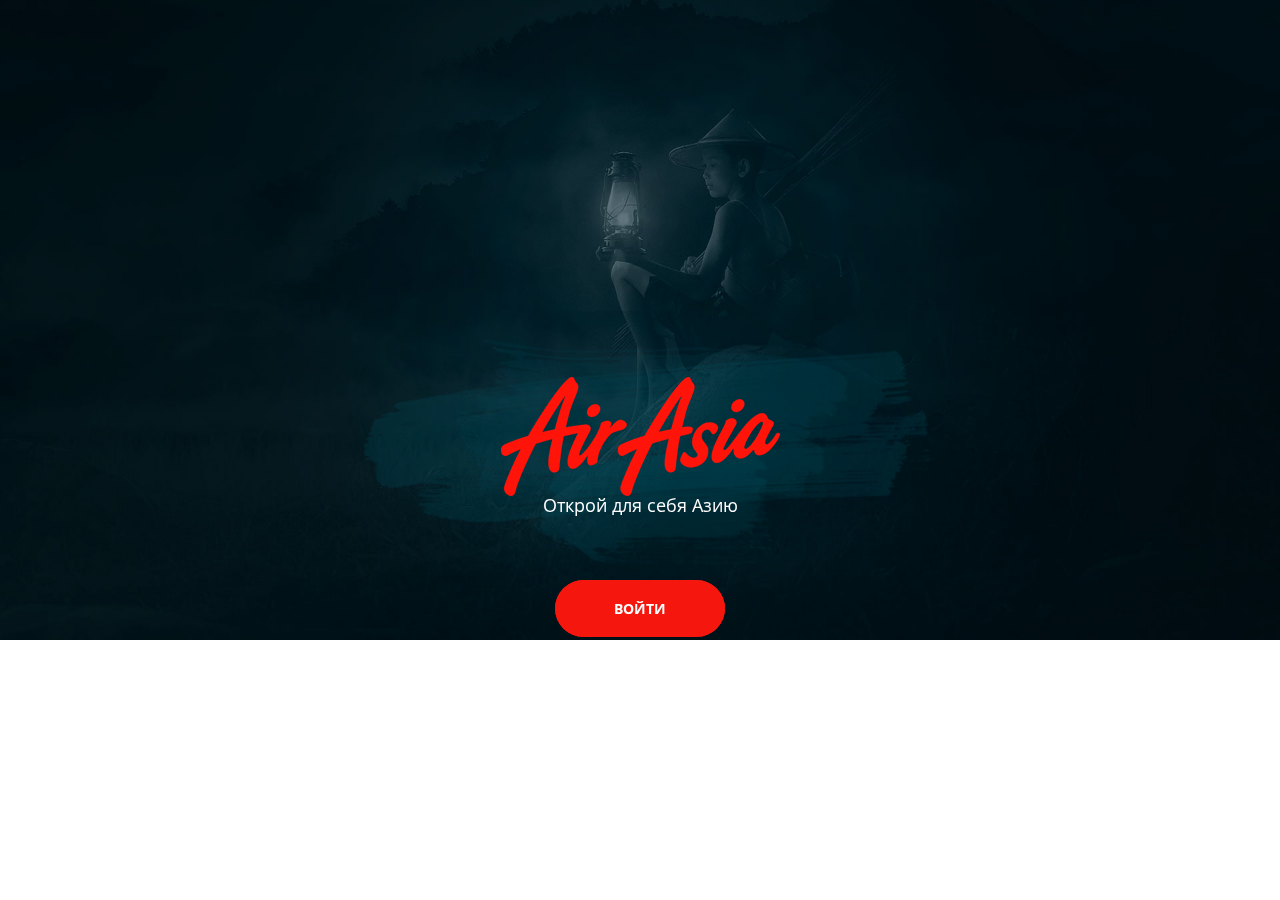
<file: index.html>
<!DOCTYPE html>
<html lang="en">

<head>
  <meta charset="UTF-8">
  <meta name="viewport" content="width=device-width, initial-scale=1.0">
  <link rel="preconnect" href="https://fonts.gstatic.com">
  <link href="https://fonts.googleapis.com/css2?family=Roboto&display=swap" rel="stylesheet">
  <link href="https://fonts.googleapis.com/css2?family=Open+Sans:wght@400;700&display=swap" rel="stylesheet">
  <link rel="stylesheet" href="./welcome__page-css/main.css">
  <title>Welcome</title>
</head>

<body>
  <div class="wrapper">
    <div class="head__login">
      <div class="head__login-content">
        <div class="head__login-content_logo">
          <img src="./img/login-logo.png" alt="AirAsia" class="head__login-content_logo-img">
        </div>
        <div class="head__login-content_title">Открой для себя Азию</div>
      </div>
      <div class="login">
        <a href="./main.html" class="login__btn">Войти</a>
      </div>
    </div>
  </div>
</body>

</html>
</file>
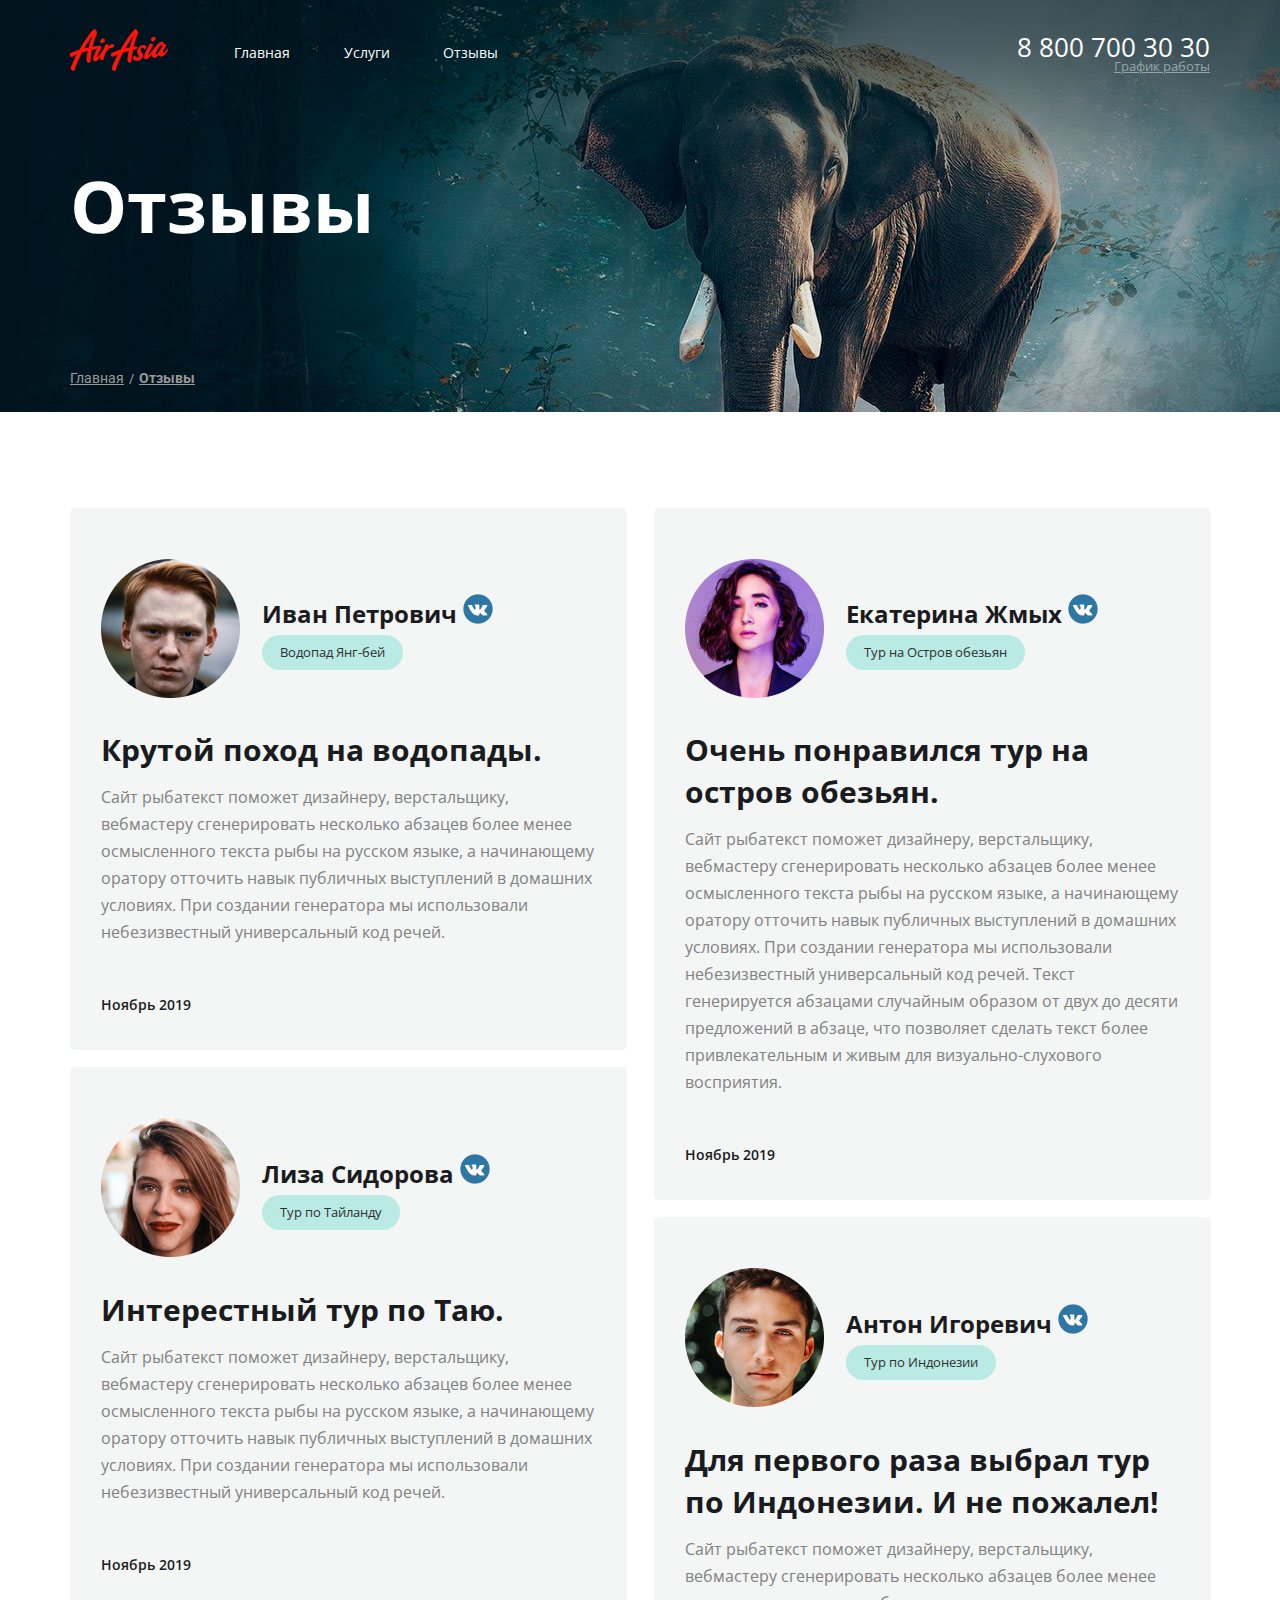
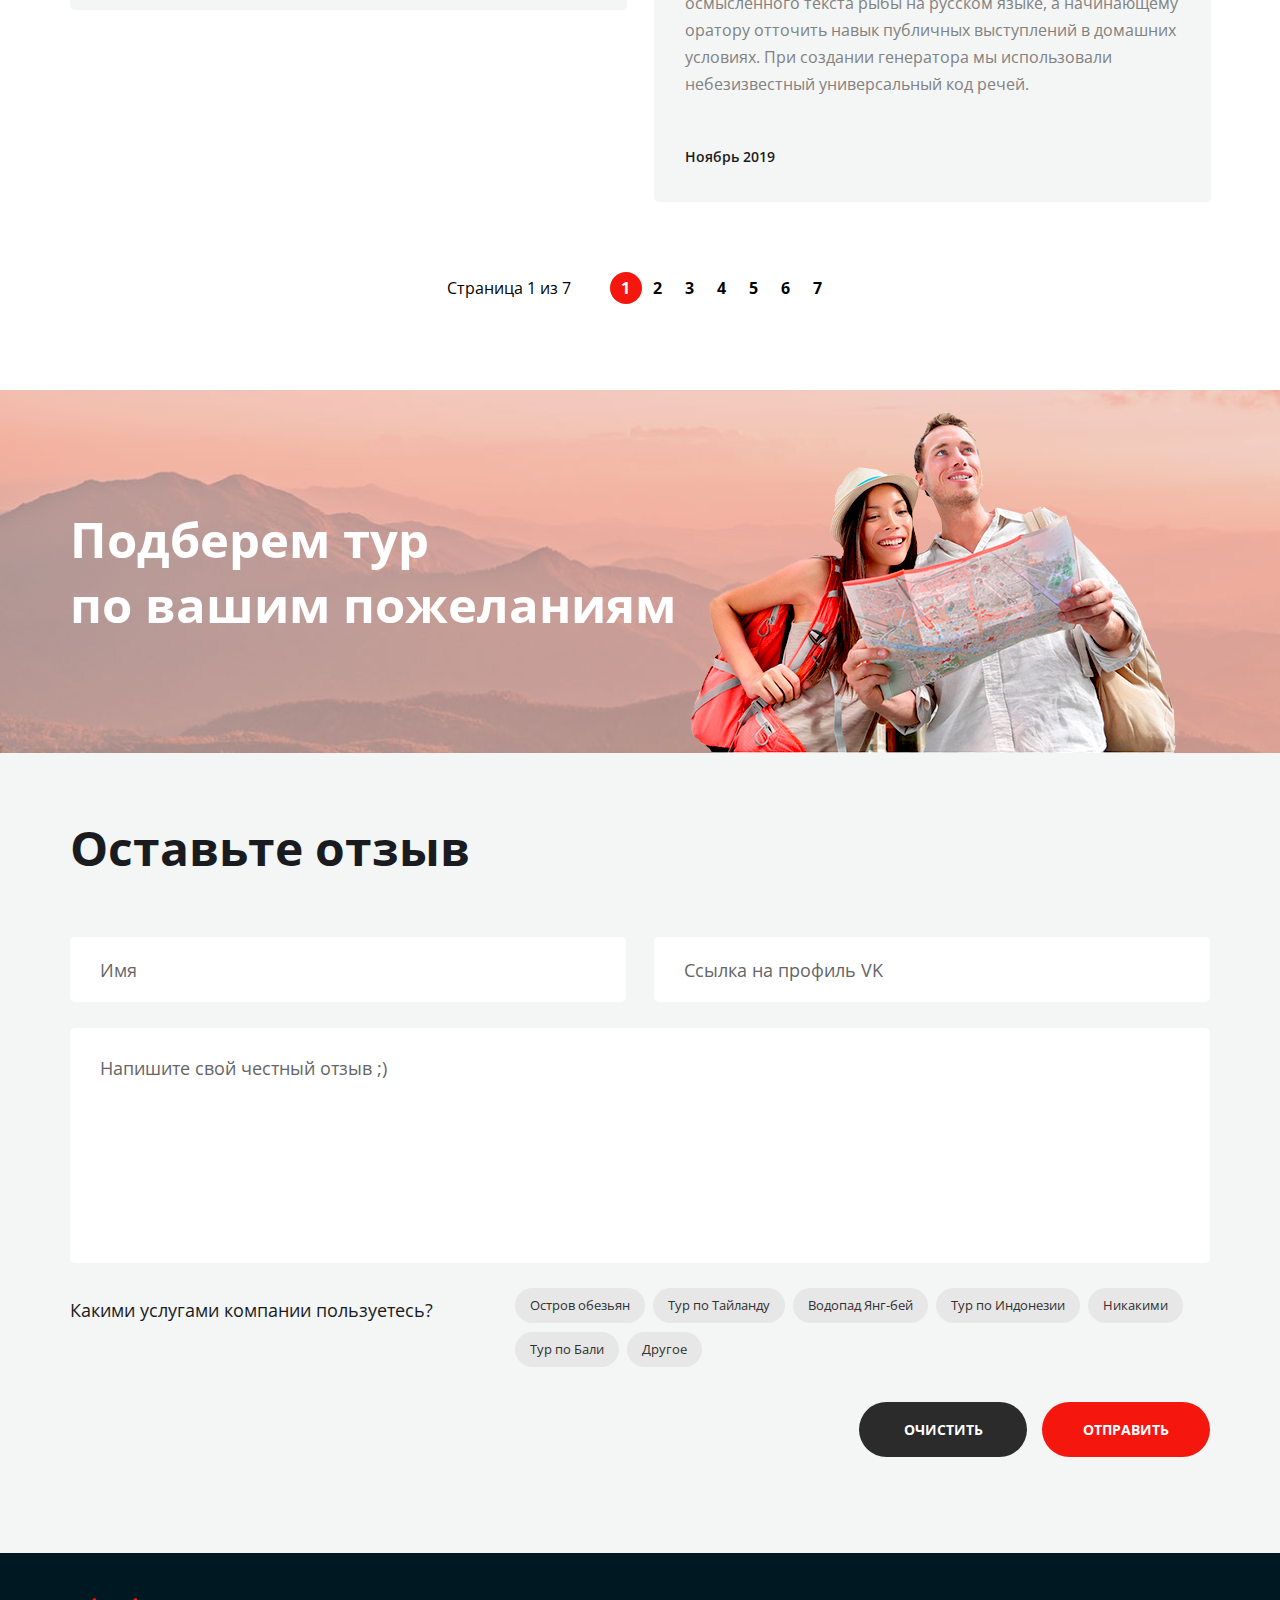
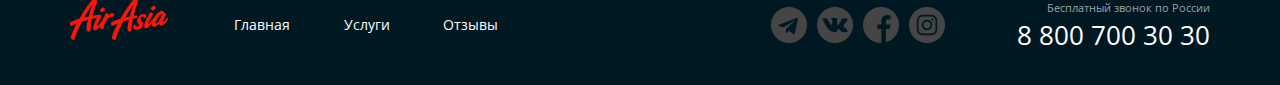
<file: reviews.html>
<!DOCTYPE html>
<html lang="ru">

<head>
  <meta charset="UTF-8">
  <meta name="viewport" content="width=device-width, initial-scale=1.0">
  <link rel="preconnect" href="https://fonts.gstatic.com">
  <link href="https://fonts.googleapis.com/css2?family=Roboto&display=swap" rel="stylesheet">
  <link href="https://fonts.googleapis.com/css2?family=Open+Sans:wght@400;700&display=swap" rel="stylesheet">
  <link rel="stylesheet" href="./reviews/main.css">
  <title>Reviews</title>
</head>

<body>
  <div class="wrapper main-page-wrapper">
    <header class="header">
      <div class="container">
        <div class="header__wrapper">
          <a href="#" class="header__icon">
            <img src="./img/logo_1.png" alt="logo icon AirAsia" class="header__logo"></a>
          <nav class="menu">
            <ul class="menu__list">
              <li class="menu__item"><a href="./main.html" class="menu__link">Главная</a></li>
              <li class="menu__item"><a href="./services.html" class="menu__link">Услуги</a></li>
              <li class="menu__item"><a href="./reviews.html" class="menu__link">Отзывы</a></li>
            </ul>
          </nav>
        </div>
        <address class="contacts">
          <a href="tel:+78000039210" class="contacts__phone">8 800 700 30 30</a>
          <div class="contacts__dropdown-title contacts__dropdown--hover">
            График работы
            <div class="header__drop-down">
              <div class="header__drop-down_text">
                <div class="header__drop-down_text-work">пн-вс: 09:00 - 20:00</div>
                <div class="header__drop-down_text-lunch">Обед: 14:00-14:30</div>
              </div>
            </div>
          </div>
        </address>
      </div class="container">
    </header>
    <section class="hero">
      <div class="container">
        <h2 class="hero__title">
          Отзывы
        </h2>
        <div class="hero__pages">
          <a href="./main.html" class="hero__pages-main">Главная</a>
          <div class="hero__pages-slash">/</div>
          <a href="#" class="hero__pages-services">Отзывы</a>
        </div>
      </div>
    </section>
    <section class="reviews">
      <div class="container">
        <div class="reviews__column">
          <div class="reviews__unit">
            <div class="reviews__unit-wrapper">
              <div class="reviews__unit-info">
                <div class="reviews__unit-info_photo">
                  <img src="./img/Ivan.png" alt="" class="reviews__unit-info_photo-img">
                </div>
                <div class="reviews__unit-info_title">
                  <a href="https://vk.com/panchara" target="_blank" class="reviews__unit-info_title-vk">Иван
                    Петрович</a>
                  <div class="reviews__unit-info_title-place">
                    Водопад Янг-бей
                  </div>
                </div>
              </div>
              <div class="reviews__unit-about">
                <h3 class="reviews__unit-about_title">
                  Крутой поход на водопады.
                </h3>
                <div class="reviews__unit-about_text">
                  Сайт рыбатекст поможет дизайнеру, верстальщику, вебмастеру сгенерировать несколько абзацев более менее
                  осмысленного текста рыбы на русском языке, а начинающему оратору отточить навык публичных выступлений
                  в
                  домашних условиях. При создании генератора мы использовали небезизвестный универсальный код речей.
                </div>
                <date class="reviews__unit-about_date">
                  Ноябрь 2019
                </date>
              </div>
            </div>
          </div>
          <div class="reviews__unit">
            <div class="reviews__unit-wrapper">
              <div class="reviews__unit-info">
                <div class="reviews__unit-info_photo">
                  <img src="./img/Lisa.png" alt="" class="reviews__unit-info_photo-img">
                </div>
                <div class="reviews__unit-info_title">
                  <a href="https://vk.com/id97418675" target="_blank" class="reviews__unit-info_title-vk">Лиза
                    Сидорова</a>
                  <div class="reviews__unit-info_title-place">
                    Тур по Тайланду
                  </div>
                </div>
              </div>
              <div class="reviews__unit-about">
                <h3 class="reviews__unit-about_title">
                  Интерестный тур по Таю.
                </h3>
                <div class="reviews__unit-about_text">
                  Сайт рыбатекст поможет дизайнеру, верстальщику, вебмастеру сгенерировать несколько абзацев более менее
                  осмысленного текста рыбы на русском языке, а начинающему оратору отточить навык публичных выступлений
                  в
                  домашних условиях. При создании генератора мы использовали небезизвестный универсальный код речей.
                </div>
                <date class="reviews__unit-about_date">
                  Ноябрь 2019
                </date>
              </div>
            </div>
          </div>
          <div class="reviews__unit">
            <div class="reviews__unit-wrapper">
              <div class="reviews__unit-info">
                <div class="reviews__unit-info_photo">
                  <img src="./img/Katya.png" alt="" class="reviews__unit-info_photo-img">
                </div>
                <div class="reviews__unit-info_title">
                  <a href="https://vk.com/my_jmihnylo" target="_blank" class="reviews__unit-info_title-vk">Екатерина
                    Жмых</a>
                  <div class="reviews__unit-info_title-place">
                    Тур на Остров обезьян
                  </div>
                </div>
              </div>
              <div class="reviews__unit-about">
                <h3 class="reviews__unit-about_title">
                  Очень понравился тур на <br> остров обезьян.
                </h3>
                <div class="reviews__unit-about_text">
                  Сайт рыбатекст поможет дизайнеру, верстальщику, вебмастеру сгенерировать несколько абзацев более менее
                  осмысленного текста рыбы на русском языке, а начинающему оратору отточить навык публичных выступлений
                  в
                  домашних условиях. При создании генератора мы использовали небезизвестный универсальный код речей.
                  Текст
                  генерируется абзацами случайным образом от двух до десяти предложений в абзаце, что позволяет сделать
                  текст
                  более привлекательным и живым для визуально-слухового восприятия.
                </div>
                <date class="reviews__unit-about_date">
                  Ноябрь 2019
                </date>
              </div>
            </div>
          </div>
          <div class="reviews__unit">
            <div class="reviews__unit-wrapper">
              <div class="reviews__unit-info">
                <div class="reviews__unit-info_photo">
                  <img src="./img/Anton.png" alt="" class="reviews__unit-info_photo-img">
                </div>
                <div class="reviews__unit-info_title">
                  <a href="https://vk.com/tony4763" target="_blank" class="reviews__unit-info_title-vk">Антон
                    Игоревич</a>
                  <div class="reviews__unit-info_title-place">
                    Тур по Индонезии
                  </div>
                </div>
              </div>
              <div class="reviews__unit-about">
                <h3 class="reviews__unit-about_title">
                  Для первого раза выбрал тур по Индонезии. И не пожалел!
                </h3>
                <div class="reviews__unit-about_text">
                  Сайт рыбатекст поможет дизайнеру, верстальщику, вебмастеру сгенерировать несколько абзацев более менее
                  осмысленного текста рыбы на русском языке, а начинающему оратору отточить навык публичных выступлений
                  в
                  домашних условиях. При создании генератора мы использовали небезизвестный универсальный код речей.
                </div>
                <date class="reviews__unit-about_date">
                  Ноябрь 2019
                </date>
              </div>
            </div>
          </div>
        </div>
      </div>
      <div class="news__list">
        <div class="news__list-wrapper">
          <div class="page-number">Страница 1 из 7</div>
          <ul class="news__list-number">
            <li class="news__list-items"><a href="#" class="news__list-items__link active">1</a></li>
            <li class="news__list-items"><a href="#" class="news__list-items__link">2</a></li>
            <li class="news__list-items"><a href="#" class="news__list-items__link">3</a></li>
            <li class="news__list-items"><a href="#" class="news__list-items__link">4</a></li>
            <li class="news__list-items"><a href="#" class="news__list-items__link">5</a></li>
            <li class="news__list-items"><a href="#" class="news__list-items__link">6</a></li>
            <li class="news__list-items"><a href="#" class="news__list-items__link">7</a></li>
          </ul>
        </div>
      </div>
    </section>
    <section class="meta">
      <div class="container">
        <h2 class="meta__title">
          Подберем тур <br> по вашим пожеланиям
        </h2>
      </div>
    </section>
    <section class="feedback">
      <div class="container">
        <h3 class="feedback__tltle">
          Оставьте отзыв
        </h3>
        <div class="feedback__form">
          <form action="" class="feedback__form-block">
            <div class="feedback__form-info">
              <input type="text" class="feedback__form-info_name" placeholder="Имя">
              <input type="text" class="feedback__form-info_name" placeholder="Ссылка на профиль VK">
            </div>
            <div class="feedback__form-about">
              <textarea placeholder="Напишите свой честный отзыв ;)" class="feedback__form-about_input"></textarea>
            </div>
          </form>
          <div class="feedback__form-services">
            <div class="feedback__form-services-title">
              Какими услугами компании пользуетесь?
            </div>
            <ul class="feedback__checkbox">
              <li class="feedback__checkbox-item">
                <label class="feedback__checkbox-item_content">
                  <input type="checkbox" class="controls__checkbox">
                  <div class="tag controls__tag">Остров обезьян</div>
                </label>
              </li>
              <li class="feedback__checkbox-item">
                <label class="feedback__checkbox-item_content">
                  <input type="checkbox" class="controls__checkbox">
                  <div class="tag controls__tag">Тур по Тайланду</div>
                </label>
              </li>
              <li class="feedback__checkbox-item">
                <label class="feedback__checkbox-item_content">
                  <input type="checkbox" class="controls__checkbox">
                  <div class="tag controls__tag">Водопад Янг-бей</div>
                </label>
              </li>
              <li class="feedback__checkbox-item">
                <label class="feedback__checkbox-item_content">
                  <input type="checkbox" class="controls__checkbox">
                  <div class="tag controls__tag">Тур по Индонезии</div>
                </label>
              </li>
              <li class="feedback__checkbox-item">
                <label class="feedback__checkbox-item_content">
                  <input type="checkbox" class="controls__checkbox">
                  <div class="tag controls__tag">Никакими</div>
                </label>
              </li>
              <li class="feedback__checkbox-item">
                <label class="feedback__checkbox-item_content">
                  <input type="checkbox" class="controls__checkbox">
                  <div class="tag controls__tag">Тур по Бали</div>
                </label>
              </li>
              <li class="feedback__checkbox-item">
                <label class="feedback__checkbox-item_content">
                  <input type="checkbox" class="controls__checkbox">
                  <div class="tag controls__tag">Другое</div>
                </label>
              </li>
            </ul>
          </div>
          <div class="feedback__form-services_container">
            <div class="feedback__form-services_container-buttons">
              <button type="reset" class="feedback__form-services_container-buttons_clear">Очистить</button>
              <button type="submit" class="feedback__form-services_container-buttons_send">Отправить</button>
            </div>
          </div>
        </div>
      </div>
    </section>
    <section class="footer-content">
      <footer class="footer-block">
        <div class="container">
          <div class="footer__wrapper">
            <a href="#" class="footer__icon"><img src="./img/logo_1.png" alt="logo icon AirAsia"
                class="footer__logo"></a>
            <nav class="footer__menu">
              <ul class="footer__menu-list">
                <li class="footer__menu-item"><a href="./main.html" class="footer__menu-link">Главная</a></li>
                <li class="footer__menu-item"><a href="./services.html" class="footer__menu-link">Услуги</a></li>
                <li class="footer__menu-item"><a href="./reviews.html" class="footer__menu-link">Отзывы</a></li>
              </ul>
            </nav>
          </div>
          <div class="footer__contacts">
            <nav class="footer__socials">
              <li class="footer__socials-list"><a href="#" class="footer__socials-list__t"></a></li>
              <li class="footer__socials-list"><a href="#" class="footer__socials-list__vk"></a></li>
              <li class="footer__socials-list"><a href="#" class="footer__socials-list__f"></a></li>
              <li class="footer__socials-list"><a href="#" class="footer__socials-list__in"></a></li>
            </nav>
            <address class="footer__contacts-address">
              <div class="footer__contacts-dropdown__title">Бесплатный звонок по России</div><a href="tel:+78000039210"
                class="footer__contacts-phone">8 800 700 30 30</a>
            </address>
          </div>
        </div>
      </footer>
    </section>
  </div>
</body>

</html>
</file>
<file: welcome__page-css/main.css>
* {
  margin: 0;
}

a {
  color: inherit;
}

body {
  background: url(../img/background/bg.png) no-repeat;
  background-size: 100%;
}

.wrapper {
  position: fixed;
  top: 0;
  left: 0;
  width: 100%;
  height: 100%;
  display: flex;
  justify-content: center;
  align-items: center;
  flex-direction: column;
  background: url(../img/shades.png) center center no-repeat;
}

.head__login {
  margin: auto;
  width: 591px;
  height: 248px;
  display: flex;
  justify-content: center;
  align-items: center;
  flex-direction: column;
  position: relative;
  transition: 1.2s ease-in(0.42, 0, 1, 1);
  animation: myLogs 1.2s;
}

@keyframes myLogs {
  0% {
    transform: scale(0.95, 0.95);
    opacity: 0;
  }

  10% {
    opacity: 1;
  }

  25% {
    transform: scale(1.1, 1.1);
  }

  50% {
    transform: scale(0.9, 0.9);
  }

  75% {
    transform: scale(1.15, 1.15);
  }

  100% {
    transform: scale(1, 1);
  }
}

.head__login-content {
  min-width: 591px;
  min-height: 248px;
  display: flex;
  justify-content: center;
  align-items: center;
  flex-direction: column;
  margin-bottom: 68px;
}

.head__login-content_logo {
  padding-top: 75px;
}

.head__login-content_title {
  font-size: 18px;
  font-family: "Open Sans", Helvetica, sans-serif;
  line-height: 11px;
  color: #fff;
  transition: 1.1s cubic-bezier(1, -1, 0, 1.81);
  animation: myAnimation 1.1s;
}

.login {
  box-sizing: border-box;
}

.login__btn {
  box-sizing: border-box;
  text-decoration: none;
  padding: 18px 58px;
  border-radius: 35px;
  background: #f5170e;
  text-transform: uppercase;
  color: #fff;
  font-family: "Open Sans", Helvetica, sans-serif;
  font-size: 14px;
  line-height: 19px;
  font-weight: 700;
  border: 1px solid #f5170e;
}

.login__btn:hover {
  transition: 0.3s;
  background: #fff;
  color: #f5170e;
}
</file>
<file: reviews/main.css>
@import url("../css/layout/normalize.css");
@import url("./base.css");

@import url("./header.css");
@import url("./hero.css");
@import url("./reviews.css");
@import url("./news.css");
@import url("./meta.css");
@import url("./feedback.css");
@import url("./footer.css");
</file>
